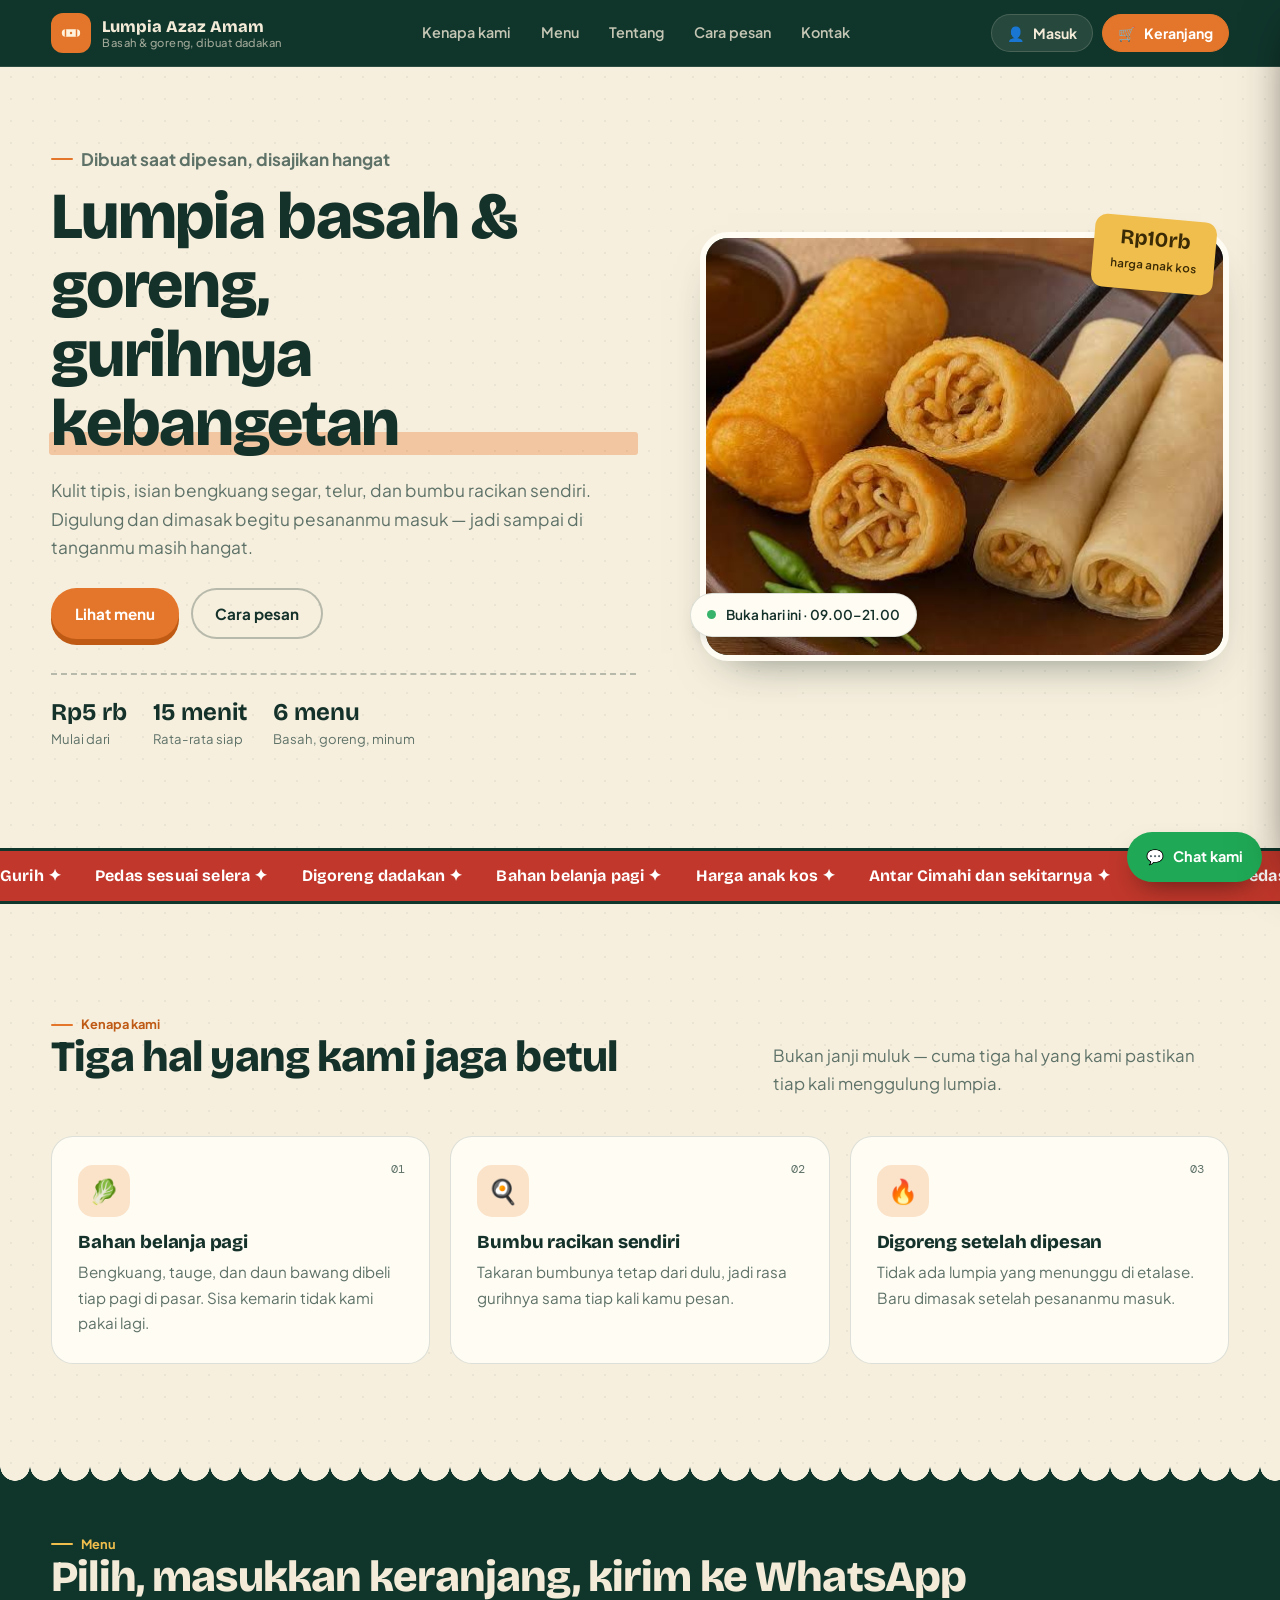
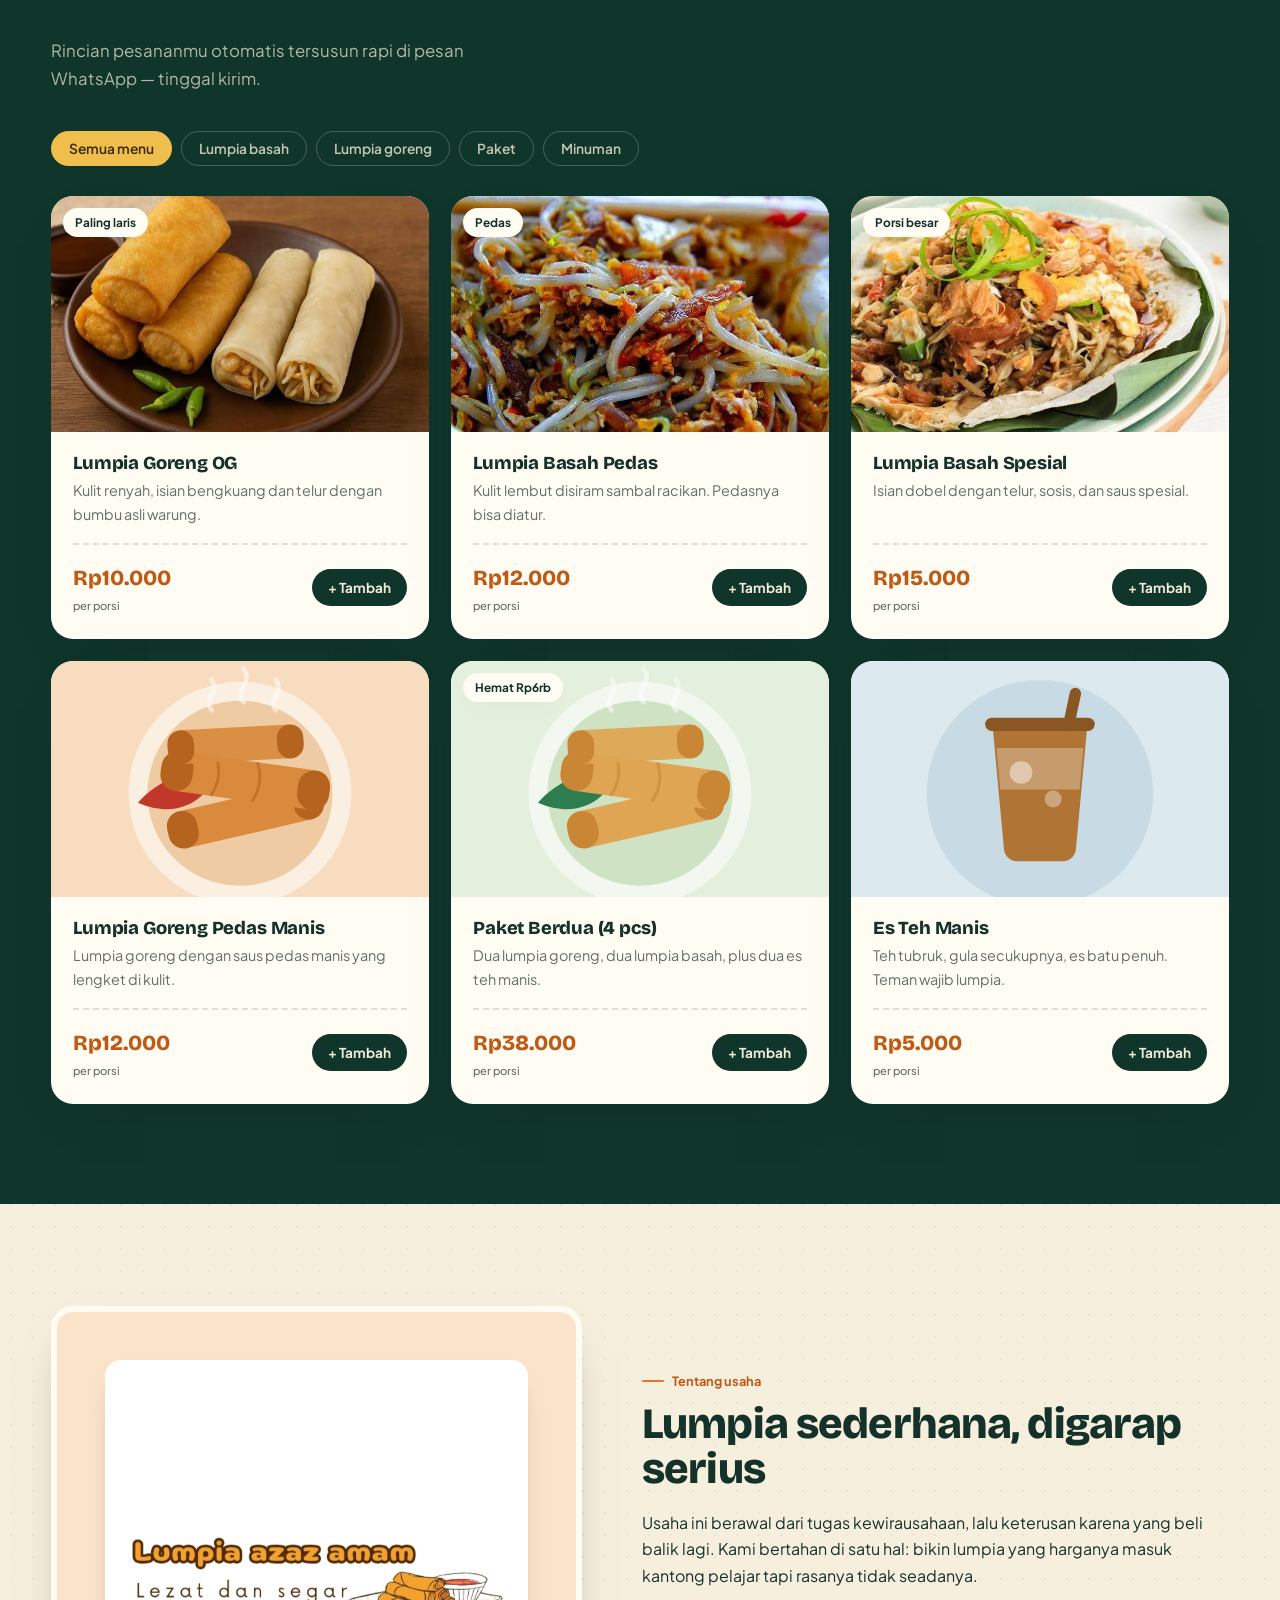
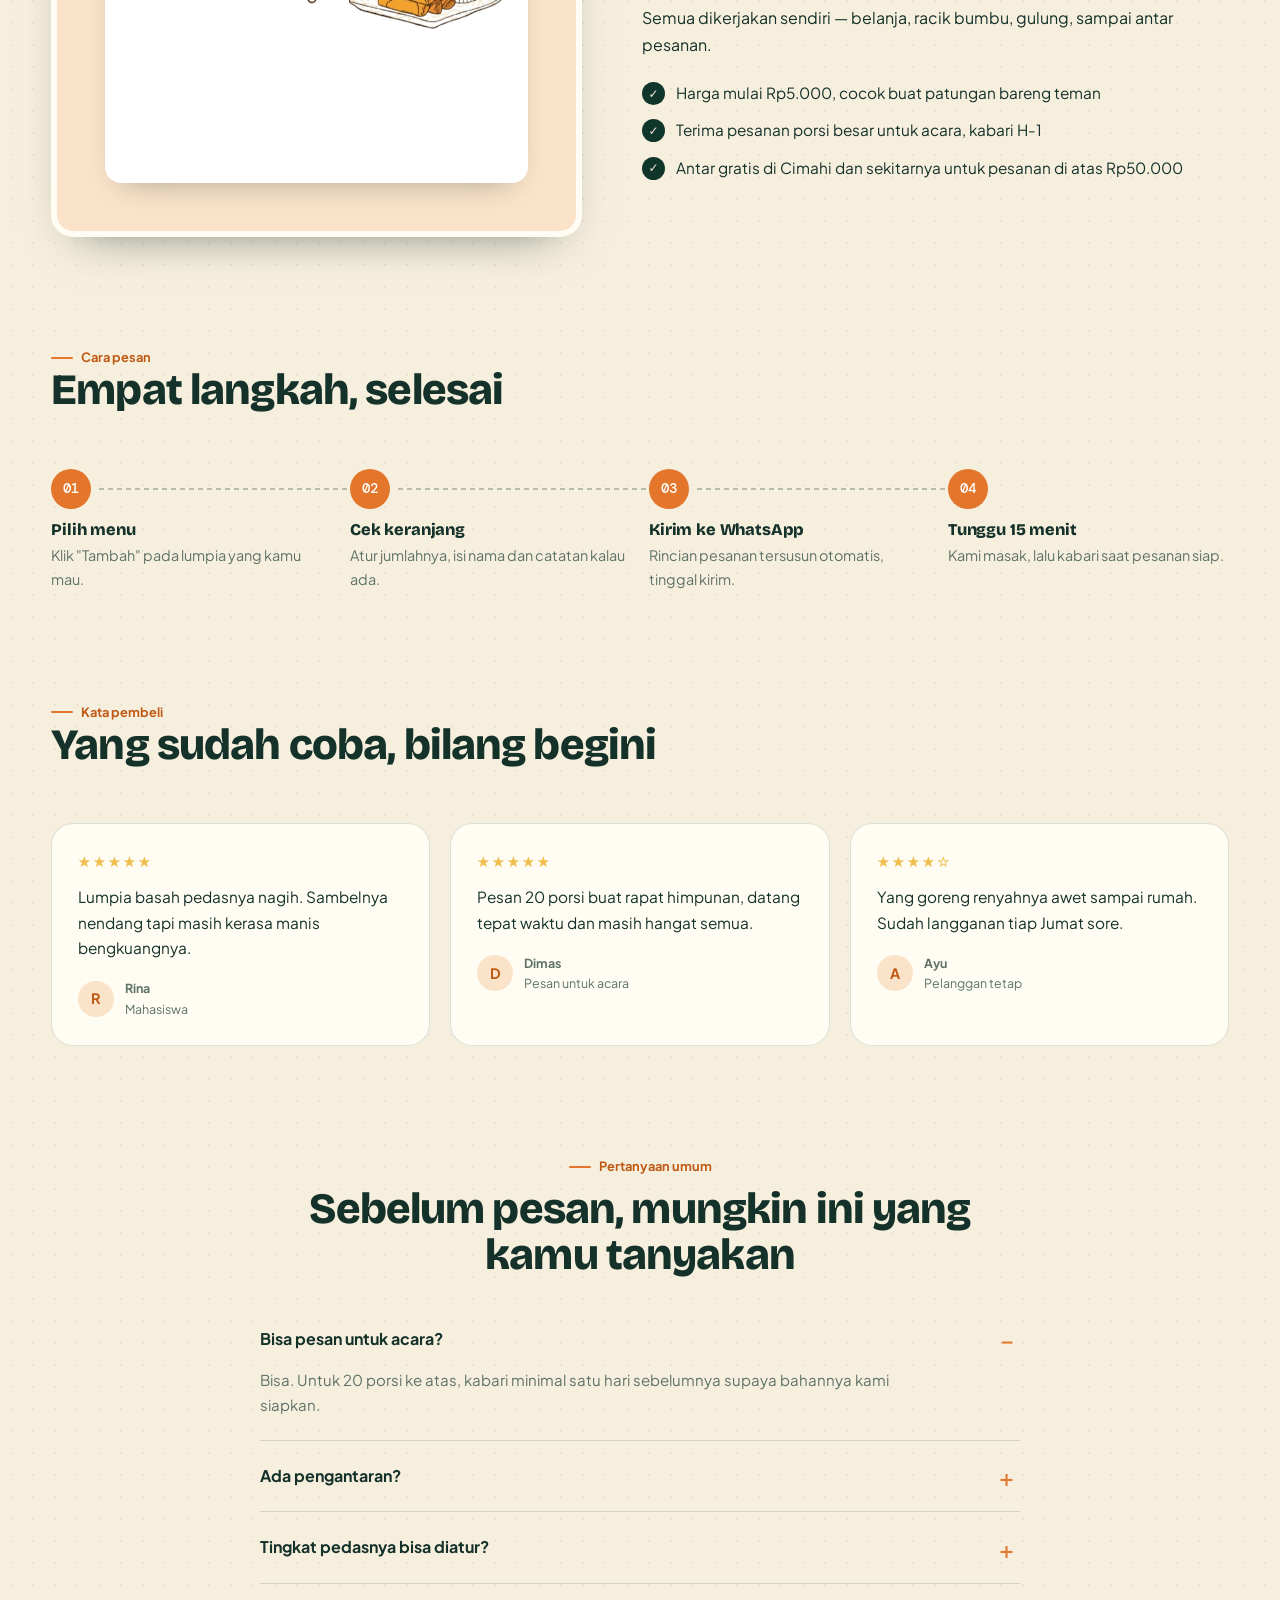
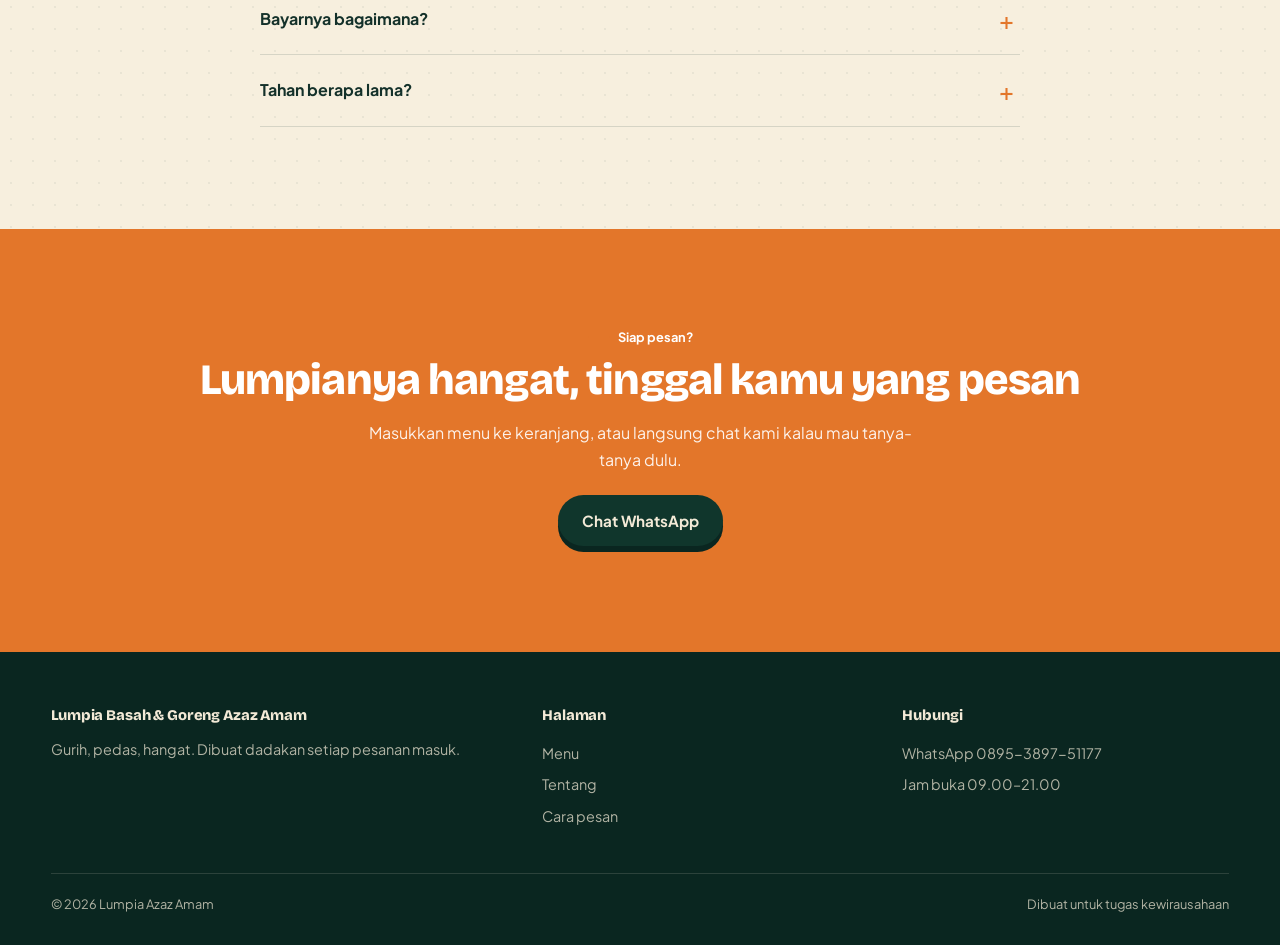
<file: index.html>
<!DOCTYPE html>
<html lang="id">
<head>
<meta charset="UTF-8">
<meta name="viewport" content="width=device-width, initial-scale=1.0">
<title>Lumpia Basah &amp; Goreng Azaz Amam</title>
<meta name="description" content="Lumpia basah dan goreng buatan sendiri. Isian segar, bumbu khas, dibuat saat dipesan. Pesan lewat WhatsApp.">
<link rel="preconnect" href="https://fonts.googleapis.com">
<link rel="preconnect" href="https://fonts.gstatic.com" crossorigin>
<link href="https://fonts.googleapis.com/css2?family=Bricolage+Grotesque:opsz,wght@12..96,500;12..96,700;12..96,800&family=Plus+Jakarta+Sans:wght@400;500;600;700&family=DM+Mono:wght@400;500&display=swap" rel="stylesheet">
<link rel="stylesheet" href="style.css">
</head>
<body>
 
<!-- ============ HEADER ============ -->
<header class="site-head">
  <div class="wrap head-inner">
    <a class="brand" href="#top">
      <span class="brand-mark" aria-hidden="true">
        <svg width="22" height="22" viewBox="0 0 24 24" fill="none"><rect x="2" y="8" width="20" height="8" rx="4" fill="#FFF2DC"/><path d="M6 8v8M18 8v8" stroke="#E3762A" stroke-width="1.6"/><circle cx="12" cy="12" r="1.3" fill="#E3762A"/></svg>
      </span>
      <span class="brand-name">Lumpia Azaz Amam
        <span class="brand-sub">Basah &amp; goreng, dibuat dadakan</span>
      </span>
    </a>
 
    <nav class="site-nav" id="nav">
      <a href="#keunggulan">Kenapa kami</a>
      <a href="#menu">Menu</a>
      <a href="#tentang">Tentang</a>
      <a href="#cara">Cara pesan</a>
      <a href="#kontak">Kontak</a>
    </nav>
 
    <div class="head-actions">
      <button class="icon-btn nav-toggle" id="navToggle" aria-expanded="false" aria-controls="nav" aria-label="Buka menu navigasi">☰</button>
      <button class="icon-btn" id="accountBtn">
        <span aria-hidden="true">👤</span><span class="label" id="accountLabel">Masuk</span>
      </button>
      <button class="icon-btn icon-btn--cart" id="cartBtn" aria-label="Buka keranjang">
        <span aria-hidden="true">🛒</span><span class="label">Keranjang</span>
        <span class="cart-count" id="cartCount">0</span>
      </button>
    </div>
  </div>
</header>
 
<main id="top">
 
  <!-- ============ HERO ============ -->
  <section class="hero">
    <div class="wrap hero-grid">
      <div class="hero-text">
        <p class="eyebrow">Dibuat saat dipesan, disajikan hangat</p>
        <h1>Lumpia basah &amp; goreng, <em>gurihnya kebangetan</em></h1>
        <p>Kulit tipis, isian bengkuang segar, telur, dan bumbu racikan sendiri. Digulung dan dimasak begitu pesananmu masuk — jadi sampai di tanganmu masih hangat.</p>
        <div class="hero-cta">
          <a href="#menu" class="btn">Lihat menu</a>
          <a href="#cara" class="btn btn--ghost">Cara pesan</a>
        </div>
        <div class="hero-facts">
          <div class="fact"><strong>Rp5&nbsp;rb</strong><span>Mulai dari</span></div>
          <div class="fact"><strong>15 menit</strong><span>Rata-rata siap</span></div>
          <div class="fact"><strong>6 menu</strong><span>Basah, goreng, minum</span></div>
        </div>
      </div>
 
      <div class="hero-art">
        <div class="tag-hang"><b>Rp10rb</b><span>harga anak kos</span></div>
        <div class="plate">
          <img src="images/lumpia.jpg" alt="Sepiring lumpia goreng dan basah Azaz Amam, tersaji hangat" loading="eager">
        </div>
        <div class="chip-float"><span class="dot"></span> Buka hari ini · 09.00–21.00</div>
      </div>
    </div>
  </section>
 
  <!-- pita -->
  <div class="ribbon" aria-hidden="true">
    <div class="ribbon-track" id="ribbon"></div>
  </div>
 
  <!-- ============ KEUNGGULAN ============ -->
  <section class="section" id="keunggulan">
    <div class="wrap">
      <div class="head-2col">
        <div>
          <p class="eyebrow">Kenapa kami</p>
          <h2>Tiga hal yang kami jaga betul</h2>
        </div>
        <p class="lede" style="max-width:38ch">Bukan janji muluk — cuma tiga hal yang kami pastikan tiap kali menggulung lumpia.</p>
      </div>
 
      <div class="cards-3">
        <article class="card">
          <span class="badge-num">01</span>
          <div class="ic" aria-hidden="true">🥬</div>
          <h3>Bahan belanja pagi</h3>
          <p>Bengkuang, tauge, dan daun bawang dibeli tiap pagi di pasar. Sisa kemarin tidak kami pakai lagi.</p>
        </article>
        <article class="card">
          <span class="badge-num">02</span>
          <div class="ic" aria-hidden="true">🍳</div>
          <h3>Bumbu racikan sendiri</h3>
          <p>Takaran bumbunya tetap dari dulu, jadi rasa gurihnya sama tiap kali kamu pesan.</p>
        </article>
        <article class="card">
          <span class="badge-num">03</span>
          <div class="ic" aria-hidden="true">🔥</div>
          <h3>Digoreng setelah dipesan</h3>
          <p>Tidak ada lumpia yang menunggu di etalase. Baru dimasak setelah pesananmu masuk.</p>
        </article>
      </div>
    </div>
  </section>
 
  <!-- ============ MENU ============ -->
  <div class="awning" aria-hidden="true"></div>
  <section class="menu-sec" id="menu">
    <div class="wrap">
      <div class="head-2col">
        <div>
          <p class="eyebrow">Menu</p>
          <h2>Pilih, masukkan keranjang, kirim ke WhatsApp</h2>
        </div>
        <p class="lede" style="max-width:36ch">Rincian pesananmu otomatis tersusun rapi di pesan WhatsApp — tinggal kirim.</p>
      </div>
 
      <div class="filters" id="filters" role="group" aria-label="Saring menu"></div>
      <div class="menu-grid" id="menuGrid"></div>
    </div>
  </section>
 
  <!-- ============ TENTANG ============ -->
  <section class="section" id="tentang">
    <div class="wrap about">
      <div class="about-art has-logo">
        <img src="images/logo.jpg" alt="Logo Lumpia Basah &amp; Goreng Azaz Amam" loading="lazy">
      </div>
      <div>
        <p class="eyebrow">Tentang usaha</p>
        <h2>Lumpia sederhana, digarap serius</h2>
        <p>Usaha ini berawal dari tugas kewirausahaan, lalu keterusan karena yang beli balik lagi. Kami bertahan di satu hal: bikin lumpia yang harganya masuk kantong pelajar tapi rasanya tidak seadanya.</p>
        <p>Semua dikerjakan sendiri — belanja, racik bumbu, gulung, sampai antar pesanan.</p>
        <ul class="check">
          <li>Harga mulai Rp5.000, cocok buat patungan bareng teman</li>
          <li>Terima pesanan porsi besar untuk acara, kabari H-1</li>
          <li>Antar gratis di Cimahi dan sekitarnya untuk pesanan di atas Rp50.000</li>
        </ul>
      </div>
    </div>
  </section>
 
  <!-- ============ CARA PESAN ============ -->
  <section class="section" id="cara" style="padding-top:0">
    <div class="wrap">
      <div class="head-2col">
        <div>
          <p class="eyebrow">Cara pesan</p>
          <h2>Empat langkah, selesai</h2>
        </div>
      </div>
      <div class="steps">
        <div class="step">
          <h3>Pilih menu</h3>
          <p>Klik "Tambah" pada lumpia yang kamu mau.</p>
        </div>
        <div class="step">
          <h3>Cek keranjang</h3>
          <p>Atur jumlahnya, isi nama dan catatan kalau ada.</p>
        </div>
        <div class="step">
          <h3>Kirim ke WhatsApp</h3>
          <p>Rincian pesanan tersusun otomatis, tinggal kirim.</p>
        </div>
        <div class="step">
          <h3>Tunggu 15 menit</h3>
          <p>Kami masak, lalu kabari saat pesanan siap.</p>
        </div>
      </div>
    </div>
  </section>
 
  <!-- ============ TESTIMONI ============ -->
  <section class="section" style="padding-top:0">
    <div class="wrap">
      <div class="head-2col">
        <div>
          <p class="eyebrow">Kata pembeli</p>
          <h2>Yang sudah coba, bilang begini</h2>
        </div>
      </div>
      <div class="quotes">
        <article class="quote">
          <div class="stars" aria-label="Lima dari lima">★★★★★</div>
          <p>Lumpia basah pedasnya nagih. Sambelnya nendang tapi masih kerasa manis bengkuangnya.</p>
          <div class="who"><span class="avatar">R</span><span><b>Rina</b><span>Mahasiswa</span></span></div>
        </article>
        <article class="quote">
          <div class="stars" aria-label="Lima dari lima">★★★★★</div>
          <p>Pesan 20 porsi buat rapat himpunan, datang tepat waktu dan masih hangat semua.</p>
          <div class="who"><span class="avatar">D</span><span><b>Dimas</b><span>Pesan untuk acara</span></span></div>
        </article>
        <article class="quote">
          <div class="stars" aria-label="Empat dari lima">★★★★☆</div>
          <p>Yang goreng renyahnya awet sampai rumah. Sudah langganan tiap Jumat sore.</p>
          <div class="who"><span class="avatar">A</span><span><b>Ayu</b><span>Pelanggan tetap</span></span></div>
        </article>
      </div>
    </div>
  </section>
 
  <!-- ============ FAQ ============ -->
  <section class="section" style="padding-top:0">
    <div class="wrap faq">
      <div style="text-align:center;margin-bottom:26px">
        <p class="eyebrow" style="justify-content:center">Pertanyaan umum</p>
        <h2>Sebelum pesan, mungkin ini yang kamu tanyakan</h2>
      </div>
      <details open>
        <summary>Bisa pesan untuk acara?</summary>
        <p>Bisa. Untuk 20 porsi ke atas, kabari minimal satu hari sebelumnya supaya bahannya kami siapkan.</p>
      </details>
      <details>
        <summary>Ada pengantaran?</summary>
        <p>Ada, untuk area Cimahi dan sekitarnya. Gratis untuk pesanan di atas Rp50.000, di bawah itu ongkirnya Rp8.000.</p>
      </details>
      <details>
        <summary>Tingkat pedasnya bisa diatur?</summary>
        <p>Bisa. Tulis saja di kolom catatan saat mengisi keranjang: tidak pedas, sedang, atau pedas banget.</p>
      </details>
      <details>
        <summary>Bayarnya bagaimana?</summary>
        <p>Tunai saat pesanan diterima, atau transfer dan QRIS. Nomor rekening kami kirim lewat WhatsApp.</p>
      </details>
      <details>
        <summary>Tahan berapa lama?</summary>
        <p>Paling enak dimakan dalam dua jam pertama. Lumpia goreng masih renyah sampai sore kalau disimpan tanpa ditutup rapat.</p>
      </details>
    </div>
  </section>
 
  <!-- ============ CTA ============ -->
  <section class="cta" id="kontak">
    <div class="wrap">
      <p class="eyebrow" style="justify-content:center;color:#fff">Siap pesan?</p>
      <h2>Lumpianya hangat, tinggal kamu yang pesan</h2>
      <p style="max-width:48ch">Masukkan menu ke keranjang, atau langsung chat kami kalau mau tanya-tanya dulu.</p>
      <p style="margin-top:22px">
        <a class="btn" href="https://wa.me/62895389751177?text=Halo%20Kak%2C%20saya%20mau%20tanya%20soal%20lumpia." target="_blank" rel="noopener">Chat WhatsApp</a>
      </p>
    </div>
  </section>
 
  <!-- ============ FOOTER ============ -->
  <footer class="site-foot">
    <div class="wrap">
      <div class="foot-grid">
        <div>
          <h3>Lumpia Basah &amp; Goreng Azaz Amam</h3>
          <p>Gurih, pedas, hangat. Dibuat dadakan setiap pesanan masuk.</p>
        </div>
        <div>
          <h3>Halaman</h3>
          <a href="#menu">Menu</a>
          <a href="#tentang">Tentang</a>
          <a href="#cara">Cara pesan</a>
        </div>
        <div>
          <h3>Hubungi</h3>
          <a href="https://wa.me/62895389751177" target="_blank" rel="noopener">WhatsApp 0895-3897-51177</a>
          <a href="#menu">Jam buka 09.00–21.00</a>
        </div>
      </div>
      <div class="foot-bottom">
        <span>© <span id="year">2026</span> Lumpia Azaz Amam</span>
        <span>Dibuat untuk tugas kewirausahaan</span>
      </div>
    </div>
  </footer>
</main>
 
<a class="wa-float" href="https://wa.me/62895389751177?text=Halo%20Kak%2C%20saya%20mau%20pesan%20lumpia." target="_blank" rel="noopener">
  <span aria-hidden="true">💬</span><span class="label">Chat kami</span>
</a>
 
<!-- ============ KERANJANG ============ -->
<div class="scrim" id="scrim"></div>
 
<aside class="cart-panel" id="cartPanel" aria-labelledby="cartTitle" aria-hidden="true">
  <div class="panel-head">
    <div>
      <h2 id="cartTitle">Keranjang</h2>
      <small id="cartMeta">struk sementara</small>
    </div>
    <button class="x-btn" id="cartClose" aria-label="Tutup keranjang">✕</button>
  </div>
 
  <div class="cart-body" id="cartBody"></div>
 
  <div class="cart-foot" id="cartFoot" hidden>
    <div class="field">
      <label for="buyerName">Nama pemesan</label>
      <input id="buyerName" type="text" placeholder="Nama kamu" autocomplete="name">
    </div>
    <div class="field">
      <label for="buyerNote">Catatan <span style="font-weight:400;color:var(--muted)">(opsional)</span></label>
      <textarea id="buyerNote" placeholder="Contoh: pedas sedang, jangan pakai tauge"></textarea>
    </div>
    <div class="sum-row"><span id="sumQty">0 item</span><span id="sumSub">Rp0</span></div>
    <div class="sum-row"><span>Ongkir Cimahi dan sekitarnya</span><span id="sumShip">Rp8.000</span></div>
    <div class="sum-row total"><span>Total</span><span id="sumTotal">Rp0</span></div>
    <button class="btn btn--block" id="checkoutBtn">Kirim pesanan ke WhatsApp</button>
  </div>
</aside>
 
<!-- ============ MODAL AKUN ============ -->
<div class="modal" id="authModal" role="dialog" aria-modal="true" aria-labelledby="authTitle" aria-hidden="true">
  <div class="panel-head">
    <h2 id="authTitle">Akun</h2>
    <button class="x-btn" id="authClose" aria-label="Tutup">✕</button>
  </div>
  <div class="modal-body" id="authBody"></div>
</div>
 
<div class="toasts" id="toasts" aria-live="polite"></div>
 
<script src="script.js"></script>
</body>
</html>
</file>
<file: style.css>
/* ============ TOKEN ============ */
:root{
  --kraft:#F7EFDE;
  --paper:#FFFCF4;
  --paper-2:#FBF3E4;
  --pandan:#10362C;
  --pandan-deep:#0A2620;
  --on-pandan:#F3EAD7;
  --sambal:#E3762A;
  --sambal-dark:#BF5A15;
  --sambal-soft:#FAE3C9;
  --cabai:#C1372B;
  --kencur:#F0BE4C;
  --ink:#14312A;
  --muted:#5E7268;
  --line:rgba(20,49,42,.14);
  --line-strong:rgba(20,49,42,.28);
  --shadow:0 20px 45px -28px rgba(10,38,32,.65);
  --shadow-sm:0 8px 20px -14px rgba(10,38,32,.6);
  --r-lg:22px;
  --r-md:14px;
  --r-sm:9px;
}
@media (prefers-color-scheme: dark){
  :root:not([data-theme="light"]){
    --kraft:#0E1C18;
    --paper:#172D27;
    --paper-2:#1D3730;
    --pandan:#081812;
    --pandan-deep:#050F0B;
    --on-pandan:#F0E6D2;
    --sambal:#EC8639;
    --sambal-dark:#CF6A1E;
    --sambal-soft:#3A2618;
    --kencur:#F3C664;
    --ink:#F1E7D4;
    --muted:#A2B7AB;
    --line:rgba(241,231,212,.15);
    --line-strong:rgba(241,231,212,.3);
    --shadow:0 20px 45px -28px rgba(0,0,0,.9);
    --shadow-sm:0 8px 20px -14px rgba(0,0,0,.8);
  }
}
:root[data-theme="dark"]{
  --kraft:#0E1C18;
  --paper:#172D27;
  --paper-2:#1D3730;
  --pandan:#081812;
  --pandan-deep:#050F0B;
  --on-pandan:#F0E6D2;
  --sambal:#EC8639;
  --sambal-dark:#CF6A1E;
  --sambal-soft:#3A2618;
  --kencur:#F3C664;
  --ink:#F1E7D4;
  --muted:#A2B7AB;
  --line:rgba(241,231,212,.15);
  --line-strong:rgba(241,231,212,.3);
  --shadow:0 20px 45px -28px rgba(0,0,0,.9);
  --shadow-sm:0 8px 20px -14px rgba(0,0,0,.8);
}
 
/* ============ DASAR ============ */
*,*::before,*::after{box-sizing:border-box}
html{scroll-behavior:smooth;scroll-padding-top:86px}
body{
  margin:0;
  background-color:var(--kraft);
  background-image:radial-gradient(rgba(20,49,42,.06) 1px, transparent 1px);
  background-size:22px 22px;
  color:var(--ink);
  font-family:"Plus Jakarta Sans", system-ui, -apple-system, "Segoe UI", Roboto, Arial, sans-serif;
  font-size:16px;
  line-height:1.65;
  -webkit-font-smoothing:antialiased;
  overflow-x:hidden;
}
h1,h2,h3{
  font-family:"Bricolage Grotesque", "Trebuchet MS", system-ui, sans-serif;
  font-weight:800;
  line-height:1.05;
  letter-spacing:-.02em;
  margin:0 0 .4em;
}
h1{font-size:clamp(2.4rem,6vw,4.1rem)}
h2{font-size:clamp(1.8rem,3.6vw,2.7rem)}
h3{font-size:1.15rem;letter-spacing:-.01em}
p{margin:0 0 1rem;max-width:62ch}
img{max-width:100%}
a{color:inherit}
:focus-visible{outline:3px solid var(--sambal);outline-offset:3px;border-radius:4px}
.wrap{width:min(1180px,92vw);margin-inline:auto}
.section{padding:clamp(56px,8vw,104px) 0}
.eyebrow{
  display:inline-flex;align-items:center;gap:8px;
  font-size:.8rem;font-weight:700;color:var(--sambal-dark);
  margin:0 0 10px;
}
.eyebrow::before{content:"";width:22px;height:2px;background:var(--sambal);border-radius:2px}
.lede{color:var(--muted);font-size:1.05rem}
.sr-only{position:absolute;width:1px;height:1px;padding:0;margin:-1px;overflow:hidden;clip:rect(0 0 0 0);white-space:nowrap;border:0}
 
/* ============ TOMBOL ============ */
.btn{
  display:inline-flex;align-items:center;justify-content:center;gap:9px;
  padding:13px 24px;border-radius:999px;border:0;cursor:pointer;
  font-family:inherit;font-size:.95rem;font-weight:700;text-decoration:none;
  background:var(--sambal);color:#fff;
  box-shadow:0 6px 0 var(--sambal-dark);
  transition:transform .12s ease, box-shadow .12s ease, background .2s ease;
}
.btn:hover{background:var(--sambal-dark);box-shadow:0 4px 0 var(--sambal-dark);transform:translateY(2px)}
.btn:active{box-shadow:0 0 0 var(--sambal-dark);transform:translateY(6px)}
.btn--ghost{background:transparent;color:var(--ink);box-shadow:inset 0 0 0 2px var(--line-strong)}
.btn--ghost:hover{background:transparent;color:var(--sambal-dark);box-shadow:inset 0 0 0 2px var(--sambal);transform:none}
.btn--dark{background:var(--pandan);box-shadow:0 6px 0 var(--pandan-deep);color:var(--on-pandan)}
.btn--dark:hover{background:var(--pandan-deep);box-shadow:0 4px 0 var(--pandan-deep)}
.btn--block{width:100%}
 
/* ============ HEADER ============ */
.site-head{
  position:sticky;top:0;z-index:60;
  background:var(--pandan);color:var(--on-pandan);
  border-bottom:1px solid rgba(243,234,215,.12);
}
.head-inner{display:flex;align-items:center;justify-content:space-between;gap:18px;padding:12px 0}
.brand{display:flex;align-items:center;gap:11px;text-decoration:none;color:inherit}
.brand-mark{width:40px;height:40px;flex:none;border-radius:12px;background:var(--sambal);display:grid;place-items:center}
.brand-name{font-family:"Bricolage Grotesque", system-ui, sans-serif;font-weight:800;font-size:1.02rem;line-height:1.1}
.brand-sub{display:block;font-family:"Plus Jakarta Sans",sans-serif;font-size:.7rem;font-weight:500;color:rgba(243,234,215,.62);letter-spacing:.04em}
.site-nav{display:flex;align-items:center;gap:4px}
.site-nav a{
  padding:9px 13px;border-radius:999px;text-decoration:none;
  font-size:.9rem;font-weight:600;color:rgba(243,234,215,.8);
  transition:background .18s ease,color .18s ease;
}
.site-nav a:hover{color:#fff;background:rgba(243,234,215,.1)}
.head-actions{display:flex;align-items:center;gap:9px}
.icon-btn{
  position:relative;display:inline-flex;align-items:center;gap:8px;
  padding:9px 15px;border-radius:999px;cursor:pointer;
  font-family:inherit;font-size:.88rem;font-weight:700;
  background:rgba(243,234,215,.1);color:var(--on-pandan);
  border:1px solid rgba(243,234,215,.16);
  transition:background .18s ease;
}
.icon-btn:hover{background:rgba(243,234,215,.2)}
.icon-btn--cart{background:var(--sambal);border-color:var(--sambal);color:#fff}
.icon-btn--cart:hover{background:var(--sambal-dark)}
.cart-count{
  position:absolute;top:-6px;right:-6px;min-width:22px;height:22px;padding:0 6px;
  border-radius:999px;background:var(--kencur);color:#3A2A05;
  font-size:.72rem;font-weight:700;display:none;place-items:center;
  border:2px solid var(--pandan);
}
.cart-count.on{display:grid}
.nav-toggle{display:none}
.avatar{
  width:26px;height:26px;border-radius:50%;background:var(--kencur);color:#3A2A05;
  display:grid;place-items:center;font-size:.8rem;font-weight:700;flex:none;
}
 
/* ============ HERO ============ */
.hero{position:relative;padding:clamp(40px,6vw,74px) 0 clamp(60px,8vw,96px);overflow:hidden}
.hero-grid{display:grid;grid-template-columns:1.05fr .95fr;gap:clamp(28px,5vw,64px);align-items:center}
.hero h1{margin-bottom:18px}
.hero h1 em{font-style:normal;display:inline-block;position:relative}
.hero h1 em::after{
  content:"";position:absolute;left:-2px;right:-2px;bottom:.06em;height:.34em;
  background:var(--sambal);opacity:.34;border-radius:3px;z-index:-1;
}
.hero-text p{font-size:1.08rem;color:var(--muted)}
.hero-cta{display:flex;flex-wrap:wrap;gap:12px;margin-top:26px}
.hero-facts{
  display:flex;flex-wrap:wrap;gap:26px;margin-top:34px;padding-top:24px;
  border-top:2px dashed var(--line-strong);
}
.fact strong{display:block;font-family:"Bricolage Grotesque",sans-serif;font-size:1.5rem;line-height:1.1}
.fact span{font-size:.82rem;color:var(--muted)}
.hero-art{position:relative}
.hero-art .plate{
  border-radius:28px;overflow:hidden;background:var(--pandan);
  box-shadow:var(--shadow);border:6px solid var(--paper);
}
.hero-art svg,.hero-art img{display:block;width:100%;height:auto;aspect-ratio:520/420;object-fit:cover}
.tag-hang{
  position:absolute;top:-14px;right:14px;z-index:2;
  background:var(--kencur);color:#3A2A05;padding:12px 18px 14px;
  border-radius:12px;box-shadow:var(--shadow-sm);
  transform:rotate(5deg);text-align:center;
}
.tag-hang b{display:block;font-family:"Bricolage Grotesque",sans-serif;font-size:1.3rem;line-height:1}
.tag-hang span{font-size:.72rem;font-weight:600}
.chip-float{
  position:absolute;left:-10px;bottom:24px;z-index:2;
  display:flex;align-items:center;gap:10px;
  background:var(--paper);border:1px solid var(--line);
  padding:10px 16px;border-radius:999px;box-shadow:var(--shadow-sm);
  font-size:.85rem;font-weight:600;
}
.chip-float .dot{width:9px;height:9px;border-radius:50%;background:#37B36B;flex:none}
 
/* pita berjalan */
.ribbon{background:var(--cabai);color:#fff;padding:12px 0;overflow:hidden;border-block:3px solid var(--pandan)}
.ribbon-track{display:flex;gap:34px;width:max-content;animation:slide 26s linear infinite}
.ribbon span{font-family:"Bricolage Grotesque",sans-serif;font-weight:700;font-size:1rem;white-space:nowrap;letter-spacing:.01em}
@keyframes slide{to{transform:translateX(-50%)}}
 
/* ============ KEUNGGULAN ============ */
.head-2col{display:flex;flex-wrap:wrap;gap:20px;align-items:flex-end;justify-content:space-between;margin-bottom:38px}
.head-2col p{margin:0}
.cards-3{display:grid;grid-template-columns:repeat(3,1fr);gap:20px}
.card{
  background:var(--paper);border:1px solid var(--line);border-radius:var(--r-lg);
  padding:28px 26px;position:relative;
}
.card .badge-num{
  position:absolute;top:22px;right:24px;font-family:"DM Mono",monospace;
  font-size:.78rem;color:var(--muted);
}
.card .ic{
  width:52px;height:52px;border-radius:15px;background:var(--sambal-soft);
  display:grid;place-items:center;font-size:1.5rem;margin-bottom:16px;
}
.card p{color:var(--muted);margin:0;font-size:.95rem}
 
/* ============ MENU ============ */
.awning{height:26px;background:var(--pandan);
  -webkit-mask-image:radial-gradient(circle 15px at 15px 0, transparent 14.5px, #000 15px);
  mask-image:radial-gradient(circle 15px at 15px 0, transparent 14.5px, #000 15px);
  -webkit-mask-size:30px 30px;mask-size:30px 30px;
  -webkit-mask-repeat:repeat-x;mask-repeat:repeat-x;
}
.menu-sec{background:var(--pandan);color:var(--on-pandan);padding:clamp(20px,3vw,34px) 0 clamp(60px,8vw,100px)}
.menu-sec h2{color:var(--on-pandan)}
.menu-sec .eyebrow{color:var(--kencur)}
.menu-sec .eyebrow::before{background:var(--kencur)}
.menu-sec .lede{color:rgba(243,234,215,.72)}
.filters{display:flex;flex-wrap:wrap;gap:9px;margin-bottom:30px}
.filter{
  padding:8px 17px;border-radius:999px;cursor:pointer;font-family:inherit;
  font-size:.86rem;font-weight:600;color:rgba(243,234,215,.8);
  background:transparent;border:1px solid rgba(243,234,215,.24);
  transition:all .18s ease;
}
.filter:hover{border-color:var(--kencur);color:var(--kencur)}
.filter[aria-pressed="true"]{background:var(--kencur);border-color:var(--kencur);color:#3A2A05}
.menu-grid{display:grid;grid-template-columns:repeat(3,1fr);gap:22px}
.dish{
  background:var(--paper);color:var(--ink);border-radius:var(--r-lg);
  overflow:hidden;display:flex;flex-direction:column;box-shadow:var(--shadow);
}
.dish-media{position:relative;aspect-ratio:16/10;overflow:hidden}
.dish-media svg,.dish-media img{display:block;width:100%;height:100%;object-fit:cover}
.dish-tag{
  position:absolute;top:12px;left:12px;
  background:var(--paper);color:var(--ink);padding:5px 12px;border-radius:999px;
  font-size:.74rem;font-weight:700;box-shadow:var(--shadow-sm);
}
.dish-body{padding:22px 22px 24px;display:flex;flex-direction:column;flex:1}
.dish-body h3{margin-bottom:6px}
.dish-body p{color:var(--muted);font-size:.9rem;margin-bottom:16px}
.dish-foot{margin-top:auto;display:flex;align-items:center;justify-content:space-between;gap:12px;
  padding-top:16px;border-top:2px dashed var(--line)}
.price{font-family:"Bricolage Grotesque",sans-serif;font-size:1.35rem;font-weight:800;color:var(--sambal-dark)}
.price small{display:block;font-family:"Plus Jakarta Sans",sans-serif;font-size:.7rem;font-weight:500;color:var(--muted)}
.add-btn{
  display:inline-flex;align-items:center;gap:7px;padding:10px 16px;border:0;border-radius:999px;
  cursor:pointer;font-family:inherit;font-size:.85rem;font-weight:700;
  background:var(--pandan);color:var(--on-pandan);transition:background .18s ease;
}
.add-btn:hover{background:var(--sambal);color:#fff}
.add-btn.done{background:#2E9E5B;color:#fff}
 
/* ============ TENTANG ============ */
.about{display:grid;grid-template-columns:.95fr 1.05fr;gap:clamp(28px,5vw,60px);align-items:center}
.about-art{border-radius:var(--r-lg);overflow:hidden;border:6px solid var(--paper);box-shadow:var(--shadow);background:var(--sambal-soft);display:flex;align-items:center;justify-content:center;padding:0}
.about-art svg{display:block;width:100%;height:auto}
.about-art img{display:block;width:100%;height:auto}
.about-art.has-logo{padding:clamp(28px,5vw,48px)}
.about-art.has-logo img{border-radius:16px;box-shadow:0 14px 30px -18px rgba(10,38,32,.4);background:#fff}
.check{list-style:none;padding:0;margin:22px 0 0;display:grid;gap:12px}
.check li{display:flex;gap:11px;align-items:flex-start;font-size:.96rem}
.check li::before{
  content:"✓";flex:none;width:23px;height:23px;border-radius:50%;
  background:var(--pandan);color:var(--on-pandan);
  display:grid;place-items:center;font-size:.75rem;font-weight:700;margin-top:2px;
}
 
/* ============ LANGKAH ============ */
.steps{display:grid;grid-template-columns:repeat(4,1fr);gap:18px;counter-reset:s}
.step{position:relative;padding-top:52px}
.step::before{
  counter-increment:s;content:counter(s,decimal-leading-zero);
  position:absolute;top:0;left:0;
  width:40px;height:40px;border-radius:50%;
  background:var(--sambal);color:#fff;display:grid;place-items:center;
  font-family:"DM Mono",monospace;font-size:.85rem;font-weight:500;
}
.step::after{
  content:"";position:absolute;top:19px;left:48px;right:-18px;height:2px;
  background-image:linear-gradient(90deg,var(--line-strong) 55%,transparent 55%);
  background-size:9px 2px;
}
.step:last-child::after{display:none}
.step h3{font-size:1.02rem}
.step p{color:var(--muted);font-size:.9rem;margin:0}
 
/* ============ TESTIMONI ============ */
.quotes{display:grid;grid-template-columns:repeat(3,1fr);gap:20px}
.quote{background:var(--paper);border:1px solid var(--line);border-radius:var(--r-lg);padding:26px}
.stars{color:var(--kencur);letter-spacing:2px;font-size:.9rem;margin-bottom:10px}
.quote p{font-size:.96rem;margin-bottom:18px}
.who{display:flex;align-items:center;gap:11px;font-size:.85rem}
.who .avatar{width:36px;height:36px;font-size:.9rem;background:var(--sambal-soft);color:var(--sambal-dark)}
.who b{display:block;font-weight:700}
.who span{color:var(--muted);font-size:.78rem}
 
/* ============ FAQ ============ */
.faq{max-width:760px;margin-inline:auto}
.faq details{border-bottom:1px solid var(--line);padding:6px 0}
.faq summary{
  cursor:pointer;list-style:none;padding:16px 40px 16px 0;position:relative;
  font-weight:700;font-size:1rem;
}
.faq summary::-webkit-details-marker{display:none}
.faq summary::after{
  content:"+";position:absolute;right:6px;top:50%;transform:translateY(-50%);
  font-size:1.5rem;font-weight:500;color:var(--sambal);line-height:1;
}
.faq details[open] summary::after{content:"–"}
.faq details p{color:var(--muted);font-size:.94rem;padding-bottom:16px;margin:0}
 
/* ============ CTA + FOOTER ============ */
.cta{background:var(--sambal);color:#fff;text-align:center;padding:clamp(56px,8vw,90px) 0;position:relative;overflow:hidden}
.cta h2{color:#fff}
.cta p{margin-inline:auto;color:rgba(255,255,255,.9)}
.cta .btn{background:var(--pandan);box-shadow:0 6px 0 var(--pandan-deep);color:var(--on-pandan)}
.cta .btn:hover{background:var(--pandan-deep)}
.site-foot{background:var(--pandan-deep);color:rgba(243,234,215,.72);padding:56px 0 30px}
.foot-grid{display:grid;grid-template-columns:1.4fr 1fr 1fr;gap:34px}
.site-foot h3{color:var(--on-pandan);font-size:.92rem;margin-bottom:14px}
.site-foot a{color:inherit;text-decoration:none;display:block;padding:4px 0;font-size:.9rem}
.site-foot a:hover{color:var(--kencur)}
.site-foot p{font-size:.9rem}
.foot-bottom{
  margin-top:40px;padding-top:20px;border-top:1px solid rgba(243,234,215,.14);
  display:flex;flex-wrap:wrap;gap:10px;justify-content:space-between;font-size:.8rem;
}
 
/* ============ WA MENGAMBANG ============ */
.wa-float{
  position:fixed;right:18px;bottom:18px;z-index:55;
  display:flex;align-items:center;gap:9px;
  padding:13px 19px;border-radius:999px;text-decoration:none;
  background:#1FA855;color:#fff;font-weight:700;font-size:.9rem;
  box-shadow:0 12px 28px -12px rgba(0,0,0,.6);
}
.wa-float:hover{background:#178B45}
 
/* ============ PANEL / MODAL ============ */
.scrim{
  position:fixed;inset:0;z-index:80;background:rgba(6,20,16,.6);
  opacity:0;visibility:hidden;transition:opacity .25s ease,visibility .25s ease;
  backdrop-filter:blur(2px);
}
.scrim.on{opacity:1;visibility:visible}
 
/* keranjang bergaya struk */
.cart-panel{
  position:fixed;top:0;right:0;z-index:90;height:100dvh;width:min(420px,100vw);
  background:var(--paper);color:var(--ink);display:flex;flex-direction:column;
  transform:translateX(102%);transition:transform .3s cubic-bezier(.2,.8,.25,1);
  box-shadow:-20px 0 50px -30px rgba(0,0,0,.8);
}
.cart-panel.on{transform:translateX(0)}
.panel-head{
  display:flex;align-items:center;justify-content:space-between;gap:12px;
  padding:20px 22px;background:var(--pandan);color:var(--on-pandan);
}
.panel-head h2{font-size:1.15rem;margin:0;color:var(--on-pandan)}
.panel-head small{display:block;font-size:.75rem;font-weight:500;color:rgba(243,234,215,.6);font-family:"DM Mono",monospace}
.x-btn{
  width:36px;height:36px;flex:none;border-radius:50%;border:0;cursor:pointer;
  background:rgba(243,234,215,.14);color:inherit;font-size:1.1rem;line-height:1;
}
.x-btn:hover{background:rgba(243,234,215,.28)}
.cart-body{flex:1;overflow-y:auto;padding:18px 22px}
.cart-line{display:flex;gap:13px;padding:14px 0;border-bottom:1px dashed var(--line)}
.cart-thumb{width:56px;height:56px;border-radius:12px;overflow:hidden;flex:none;background:var(--sambal-soft)}
.cart-thumb svg,.cart-thumb img{width:100%;height:100%;display:block;object-fit:cover}
.cart-line .nm{font-weight:700;font-size:.92rem;line-height:1.3}
.cart-line .pr{font-family:"DM Mono",monospace;font-size:.82rem;color:var(--muted)}
.qty{display:inline-flex;align-items:center;gap:2px;margin-top:9px;
  border:1px solid var(--line-strong);border-radius:999px;padding:2px}
.qty button{
  width:27px;height:27px;border:0;border-radius:50%;cursor:pointer;
  background:transparent;color:inherit;font-size:1rem;line-height:1;font-family:inherit;
}
.qty button:hover{background:var(--sambal-soft);color:var(--sambal-dark)}
.qty span{min-width:26px;text-align:center;font-family:"DM Mono",monospace;font-size:.86rem}
.line-total{margin-left:auto;text-align:right;font-family:"DM Mono",monospace;font-weight:500;font-size:.9rem}
.drop{background:transparent;border:0;cursor:pointer;color:var(--muted);font-size:.76rem;
  font-family:inherit;text-decoration:underline;padding:6px 0 0;display:block;margin-left:auto}
.drop:hover{color:var(--cabai)}
.empty{text-align:center;padding:48px 12px}
.empty .big{font-size:2.6rem;margin-bottom:8px}
.empty p{color:var(--muted);font-size:.92rem;margin-inline:auto}
.cart-foot{border-top:3px double var(--line-strong);padding:18px 22px 22px;background:var(--paper-2)}
.field{margin-bottom:12px}
.field label{display:block;font-size:.8rem;font-weight:600;margin-bottom:5px}
.field input,.field textarea,.field select{
  width:100%;padding:11px 13px;border-radius:var(--r-sm);
  border:1px solid var(--line-strong);background:var(--paper);color:var(--ink);
  font-family:inherit;font-size:.92rem;
}
.field textarea{resize:vertical;min-height:56px}
.field input:focus,.field textarea:focus{outline:2px solid var(--sambal);outline-offset:0;border-color:transparent}
.sum-row{display:flex;justify-content:space-between;font-family:"DM Mono",monospace;font-size:.88rem;padding:3px 0;color:var(--muted)}
.sum-row.total{
  color:var(--ink);font-size:1.05rem;font-weight:500;
  border-top:1px dashed var(--line-strong);margin-top:8px;padding-top:10px;margin-bottom:14px;
}
 
/* modal akun */
.modal{
  position:fixed;z-index:90;left:50%;top:50%;transform:translate(-50%,-46%) scale(.97);
  width:min(430px,92vw);max-height:88dvh;overflow-y:auto;
  background:var(--paper);border-radius:var(--r-lg);box-shadow:0 40px 80px -40px rgba(0,0,0,.8);
  opacity:0;visibility:hidden;transition:all .25s ease;
}
.modal.on{opacity:1;visibility:visible;transform:translate(-50%,-50%) scale(1)}
.modal-body{padding:24px}
.tabs{display:flex;gap:6px;background:var(--paper-2);padding:5px;border-radius:999px;margin-bottom:20px}
.tabs button{
  flex:1;padding:9px;border:0;border-radius:999px;cursor:pointer;
  font-family:inherit;font-size:.88rem;font-weight:700;background:transparent;color:var(--muted);
}
.tabs button[aria-selected="true"]{background:var(--pandan);color:var(--on-pandan)}
.note{
  font-size:.78rem;color:var(--muted);background:var(--paper-2);
  border-left:3px solid var(--kencur);padding:10px 12px;border-radius:0 var(--r-sm) var(--r-sm) 0;margin:0 0 16px;
}
.err{color:var(--cabai);font-size:.82rem;font-weight:600;margin:0 0 12px;display:none}
.err.on{display:block}
.acct-head{display:flex;align-items:center;gap:13px;margin-bottom:18px}
.acct-head .avatar{width:48px;height:48px;font-size:1.2rem}
.acct-head b{display:block;font-size:1.05rem}
.acct-head span{font-size:.82rem;color:var(--muted)}
.order-item{border:1px solid var(--line);border-radius:var(--r-md);padding:14px;margin-bottom:10px}
.order-item .meta{display:flex;justify-content:space-between;font-family:"DM Mono",monospace;font-size:.78rem;color:var(--muted);margin-bottom:6px}
.order-item ul{margin:0;padding-left:18px;font-size:.86rem}
 
/* toast */
.toasts{position:fixed;left:50%;transform:translateX(-50%);bottom:24px;z-index:120;display:grid;gap:8px;width:max-content;max-width:92vw}
.toast{
  background:var(--pandan);color:var(--on-pandan);padding:12px 20px;border-radius:999px;
  font-size:.88rem;font-weight:600;box-shadow:var(--shadow);
  animation:pop .3s cubic-bezier(.2,.8,.25,1);
}
@keyframes pop{from{opacity:0;transform:translateY(14px)}}
 
/* ============ RESPONSIF ============ */
@media (max-width:980px){
  .hero-grid,.about{grid-template-columns:1fr}
  .hero-art{order:-1}
  .cards-3,.quotes{grid-template-columns:1fr 1fr}
  .steps{grid-template-columns:1fr 1fr;gap:26px}
  .step:nth-child(2)::after{display:none}
  .menu-grid{grid-template-columns:1fr 1fr}
  .foot-grid{grid-template-columns:1fr 1fr}
}
@media (max-width:720px){
  html{scroll-padding-top:70px}
  .nav-toggle{display:inline-flex}
  .site-nav{
    position:absolute;left:0;right:0;top:100%;flex-direction:column;align-items:stretch;
    background:var(--pandan-deep);padding:10px 4vw 18px;gap:2px;
    border-bottom:1px solid rgba(243,234,215,.14);
    display:none;
  }
  .site-nav.on{display:flex}
  .site-nav a{padding:12px 14px;border-radius:var(--r-sm)}
  .head-inner{position:relative}
  .brand-sub{display:none}
  .icon-btn .label{display:none}
  .icon-btn{padding:10px 12px}
  .cards-3,.quotes,.menu-grid,.steps,.foot-grid{grid-template-columns:1fr}
  .step{padding-top:46px}
  .step::after{display:none}
  .hero-facts{gap:18px}
  .tag-hang{top:-10px;right:8px;padding:9px 14px}
  .chip-float{left:0;bottom:12px;font-size:.78rem;padding:8px 13px}
  .wa-float{padding:12px 15px}
  .wa-float .label{display:none}
}
@media (prefers-reduced-motion:reduce){
  *{animation-duration:.01ms !important;animation-iteration-count:1 !important;transition-duration:.01ms !important}
  html{scroll-behavior:auto}
}
</file>
